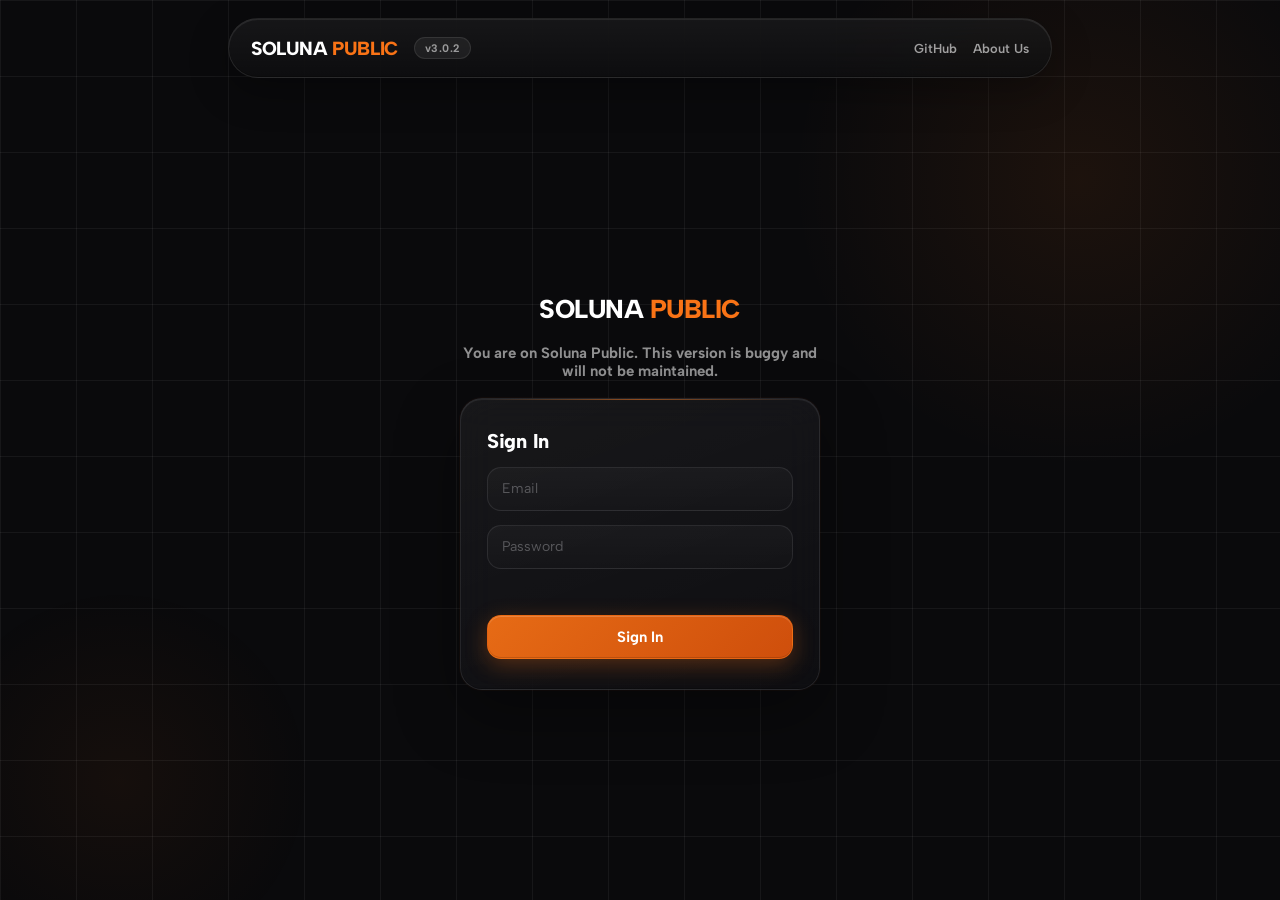
<file: site-files/login.html>
<!DOCTYPE html>
<html lang="en">
<head>
  <meta charset="utf-8"/>
  <meta name="viewport" content="width=device-width, initial-scale=1, user-scalable=no"/>
  <title>SOLUNA PUBLIC — Sign In (key is 03dd53ec-20aa-4633-8957-093f8483938d)</title>

  <link rel="preconnect" href="https://fonts.googleapis.com">
  <link rel="preconnect" href="https://fonts.gstatic.com" crossorigin>
  <link href="https://fonts.googleapis.com/css2?family=Albert+Sans:ital,wght@0,100..900;1,100..900&display=swap" rel="stylesheet">
  <link rel="icon" type="image/png" href="/favicon.png">

  <style>
    /* ─── Reset ─── */
    *, *::before, *::after { margin: 0; padding: 0; box-sizing: border-box; }

    :root {
      --grid-size: 76px;
      --row-width: 824px;
      --orange: #f97316;
      --orange-glow: rgba(249,115,22,0.35);
      --orange-dim: rgba(249,115,22,0.12);
      --border: rgba(255,255,255,0.09);
      --radius-pill: 999px;
      --radius-btn: 14px;
    }

    html, body {
      min-height: 100%;
      background: #0a0a0c;
      color: #f0f0f5;
      font-family: "Albert Sans", sans-serif;
      overflow-x: hidden;
      -webkit-font-smoothing: antialiased;
    }

    body { position: relative; }

    /* ─── Grid background ─── */
    #grid-bg {
      position: fixed;
      inset: 0;
      pointer-events: none;
      z-index: 0;
      background-color: #0a0a0c;
      background-image:
        linear-gradient(rgba(255,255,255,.055) 1px, transparent 1px),
        linear-gradient(90deg, rgba(255,255,255,.055) 1px, transparent 1px);
      background-size: var(--grid-size) var(--grid-size);
      animation: gridDrift 60s linear infinite;
    }
    @keyframes gridDrift {
      from { background-position: 0 0; }
      to   { background-position: var(--grid-size) var(--grid-size); }
    }

    /* Orange glow blooms */
    #grid-bg::before,
    #grid-bg::after {
      content: '';
      position: absolute;
      border-radius: 50%;
      pointer-events: none;
      animation: bloomPulse 8s ease-in-out infinite alternate;
    }
    #grid-bg::before {
      width: 600px; height: 600px;
      top: -120px; right: -100px;
      background: radial-gradient(circle, rgba(249,115,22,0.08) 0%, transparent 68%);
    }
    #grid-bg::after {
      width: 400px; height: 400px;
      bottom: -80px; left: -80px;
      background: radial-gradient(circle, rgba(249,115,22,0.05) 0%, transparent 68%);
      animation-delay: -4s;
    }
    @keyframes bloomPulse {
      from { opacity: 0.6; transform: scale(1); }
      to   { opacity: 1;   transform: scale(1.12); }
    }

    #topbar, .page, .wrap, #form-box { position: relative; z-index: 2; }

    /* ─── Topbar ─── */
    #topbar {
      position: fixed;
      top: 18px;
      left: 50%;
      transform: translateX(-50%);
      display: flex;
      align-items: center;
      justify-content: space-between;
      width: min(var(--row-width), calc(100vw - 32px));
      height: 60px;
      padding: 0 22px;
      border: 1px solid var(--border);
      border-radius: var(--radius-pill);
      background:
        linear-gradient(180deg, rgba(255,255,255,0.05), rgba(255,255,255,0.015)),
        rgba(10,10,12,0.82);
      backdrop-filter: blur(20px) saturate(160%);
      -webkit-backdrop-filter: blur(20px) saturate(160%);
      box-shadow:
        inset 0 1px 0 rgba(255,255,255,0.08),
        inset 0 -1px 0 rgba(0,0,0,0.3),
        0 12px 40px rgba(0,0,0,0.32);
      animation: topbarReveal 0.7s cubic-bezier(0.22,1,0.36,1) both;
      transition: border-color 0.4s ease, box-shadow 0.4s ease;
    }
    #topbar:hover {
      border-color: rgba(249,115,22,0.2);
      box-shadow:
        inset 0 1px 0 rgba(255,255,255,0.10),
        inset 0 -1px 0 rgba(0,0,0,0.3),
        0 12px 40px rgba(0,0,0,0.32),
        0 0 30px rgba(249,115,22,0.06);
    }
    @keyframes topbarReveal {
      from { opacity: 0; transform: translateX(-50%) translateY(-16px); }
      to   { opacity: 1; transform: translateX(-50%) translateY(0); }
    }

    .topbar-left, .topbar-right {
      display: flex; align-items: center; gap: 16px; height: 100%;
    }

    /* Brand */
    .brand {
      font-family: "Albert Sans", sans-serif;
      font-size: 19px;
      font-weight: 800;
      color: #fff;
      letter-spacing: -0.4px;
    }
    .brand-xyz { color: var(--orange); }

    .version {
      display: inline-flex;
      align-items: center;
      justify-content: center;
      height: 22px;
      padding: 0 10px;
      border-radius: var(--radius-pill);
      font-size: 11px;
      font-weight: 700;
      color: rgba(255,255,255,0.55);
      background: rgba(255,255,255,0.06);
      border: 1px solid var(--border);
      letter-spacing: 0.04em;
    }

    .top-link {
      color: rgba(255,255,255,0.6);
      cursor: pointer;
      user-select: none;
      font-size: 13px;
      font-weight: 600;
      transition: color 0.2s;
      position: relative;
    }
    .top-link::after {
      content: '';
      position: absolute;
      bottom: -2px; left: 0; right: 0;
      height: 1px;
      background: var(--orange);
      transform: scaleX(0);
      transition: transform 0.25s cubic-bezier(0.22,1,0.36,1);
      transform-origin: left;
    }
    .top-link:hover { color: #fff; }
    .top-link:hover::after { transform: scaleX(1); }

    /* ─── Page center ─── */
    .page {
      min-height: 100vh;
      display: flex;
      align-items: center;
      justify-content: center;
      padding: 108px 24px 24px;
    }

    .wrap {
      width: 100%;
      max-width: 360px;
      display: flex;
      flex-direction: column;
      align-items: center;
      gap: 18px;
      animation: wrapReveal 0.8s cubic-bezier(0.22,1,0.36,1) 0.1s both;
    }
    @keyframes wrapReveal {
      from { opacity: 0; transform: translateY(28px); }
      to   { opacity: 1; transform: translateY(0); }
    }

    /* Branding above form */
    #login-title {
      font-family: "Albert Sans", sans-serif;
      font-size: 26px;
      font-weight: 800;
      color: #fff;
      line-height: 1.2;
      text-align: center;
      letter-spacing: -0.5px;
    }
    #login-title .xyz { color: var(--orange); }

    #random-message {
      font-family: "Albert Sans", sans-serif;
      font-size: 15px;
      font-weight: 700;
      color: rgba(255,255,255,0.55);
      line-height: 1.2;
      text-align: center;
      min-height: 20px;
      animation: msgFade 0.5s ease;
    }
    @keyframes msgFade {
      from { opacity: 0; transform: translateY(5px); }
      to   { opacity: 1; transform: translateY(0); }
    }

    /* ─── Form card ─── */
    #form-box {
      width: 100%;
      border: 1px solid var(--border);
      border-radius: 22px;
      padding: 30px 26px;
      display: flex;
      flex-direction: column;
      gap: 14px;
      background:
        linear-gradient(160deg, rgba(255,255,255,0.05) 0%, rgba(255,255,255,0.01) 100%),
        rgba(12,12,16,0.78);
      backdrop-filter: blur(18px) saturate(140%);
      -webkit-backdrop-filter: blur(18px) saturate(140%);
      box-shadow:
        inset 0 1px 0 rgba(255,255,255,0.07),
        inset 0 -1px 0 rgba(0,0,0,0.25),
        0 24px 64px rgba(0,0,0,0.36),
        0 0 0 1px rgba(249,115,22,0.04);
      position: relative;
    }

    /* Orange accent line at top of form card */
    #form-box::before {
      content: '';
      position: absolute;
      top: 0; left: 24px; right: 24px;
      height: 1px;
      background: linear-gradient(90deg, transparent, rgba(249,115,22,0.5), transparent);
      border-radius: 999px;
    }

    #form-box h2 {
      font-family: "Albert Sans", sans-serif;
      font-size: 20px;
      font-weight: 800;
      color: #fff;
      letter-spacing: -0.3px;
    }

    /* Inputs */
    input[type="email"],
    input[type="password"] {
      width: 100%;
      height: 44px;
      padding: 0 14px;
      background:
        linear-gradient(180deg, rgba(255,255,255,0.03), rgba(255,255,255,0.01));
      border: 1px solid var(--border);
      border-radius: var(--radius-btn);
      color: #f0f0f5;
      font-size: 14px;
      font-family: "Albert Sans", sans-serif;
      outline: none;
      transition: border-color 0.25s ease, box-shadow 0.25s ease;
    }
    input[type="email"]:focus,
    input[type="password"]:focus {
      border-color: rgba(249,115,22,0.45);
      box-shadow:
        0 0 0 3px rgba(249,115,22,0.10),
        inset 0 1px 0 rgba(255,255,255,0.05);
    }
    input::placeholder { color: rgba(255,255,255,0.28); }

    /* Error text */
    #error {
      min-height: 18px;
      font-size: 12.5px;
      color: #ff8080;
      line-height: 1.4;
    }

    /* Submit button — liquid glass orange */
    #submit-btn {
      width: 100%;
      height: 44px;
      background:
        linear-gradient(135deg, rgba(249,115,22,0.92), rgba(234,88,12,0.88));
      border: 1px solid rgba(249,115,22,0.45);
      border-radius: var(--radius-btn);
      color: #fff;
      font-size: 15px;
      font-weight: 700;
      font-family: "Albert Sans", sans-serif;
      cursor: pointer;
      position: relative;
      overflow: hidden;
      box-shadow:
        inset 0 1px 0 rgba(255,255,255,0.18),
        inset 0 -1px 0 rgba(0,0,0,0.15),
        0 6px 22px rgba(249,115,22,0.30);
      transition: all 0.22s cubic-bezier(0.22,1,0.36,1);
    }
    #submit-btn::before {
      content: '';
      position: absolute;
      top: 0; left: -120%;
      width: 60%; height: 100%;
      background: linear-gradient(90deg, transparent, rgba(255,255,255,0.18), transparent);
      transition: left 0.55s ease;
    }
    #submit-btn:hover {
      transform: translateY(-1px);
      box-shadow:
        inset 0 1px 0 rgba(255,255,255,0.22),
        0 8px 30px rgba(249,115,22,0.42);
    }
    #submit-btn:hover::before { left: 160%; }
    #submit-btn:active { transform: translateY(0) scale(0.99); }
    #submit-btn:disabled {
      opacity: 0.6;
      cursor: default;
      transform: none;
    }

    /* ─── Responsive ─── */
    @media (max-width: 700px) {
      #topbar {
        width: calc(100vw - 20px);
        top: 10px;
        height: 56px;
        padding: 0 14px;
      }
      .brand { font-size: 20px; }
      .top-link { display: none; }
      .page { padding-top: 100px; }
      #login-title { font-size: 22px; }
      #random-message { font-size: 13px; }
    }
  </style>
</head>
<body>
  <div id="grid-bg"></div>

  <div id="topbar">
    <div class="topbar-left">
      <span class="brand">SOLUNA<span class="brand-xyz"> PUBLIC</span></span>
      <span class="version">v3.0.2</span>
    </div>
    <div class="topbar-right">
      <span class="top-link">GitHub</span>
      <span class="top-link">About Us</span>
    </div>
  </div>

  <div class="page">
    <div class="wrap">
      <div id="login-title">SOLUNA<span class="xyz"> PUBLIC</span></div>
      <div id="random-message"></div>

      <div id="form-box">
        <h2>Sign In</h2>
        <input id="email" type="email" placeholder="Email" autocomplete="email"/>
        <input id="pass" type="password" placeholder="Password" autocomplete="current-password"/>
        <div id="error"></div>
        <button id="submit-btn" type="button" onclick="doLogin()">Sign In</button>
      </div>
    </div>
  </div>

  <script>
    try {
      if (JSON.parse(localStorage.getItem('userData') || '{}').token) {
        location.replace('./');
      }
    } catch {}

    const API_HOSTS = [
      'https://api.cloudmoon.cloudbatata.com',
      'https://api.prod.cloudmoonapp.com',
      'https://api.prod.geometry.today',
      'https://hrz5zfjq02.execute-api.us-east-1.amazonaws.com',
      'https://api.prod.viewoncloud.com'
    ];

    const ACCESS_KEY = "03dd53ec-20aa-4633-8957-093f8483938d";

    const RANDOM_MESSAGES = [
      "You are on Soluna Public. This version is buggy and will not be maintained."
    ];

    function setRandomMessage() {
      const msg = RANDOM_MESSAGES[Math.floor(Math.random() * RANDOM_MESSAGES.length)];
      const el = document.getElementById('random-message');
      if (el) el.textContent = msg;
    }

    async function ping(host) {
      const ctrl = new AbortController();
      const t = setTimeout(() => ctrl.abort(), 3000);
      try {
        return (await fetch(host + '/_ping', { signal: ctrl.signal })).ok;
      } catch {
        return false;
      } finally {
        clearTimeout(t);
      }
    }

    async function getApiHost() {
      return new Promise(resolve => {
        let done = false, count = 0;
        API_HOSTS.forEach(h => {
          ping(h).then(ok => {
            if (!done && ok) { done = true; resolve(h); }
            else if (++count === API_HOSTS.length && !done) { resolve(null); }
          });
        });
      });
    }

    function uuid() {
      return 'xxxxxxxx-xxxx-4xxx-yxxx-xxxxxxxxxxxx'.replace(/[xy]/g, c => {
        const r = Math.random() * 16 | 0;
        return (c === 'x' ? r : r & 3 | 8).toString(16);
      });
    }

    async function doLogin() {
      const email = document.getElementById('email').value.trim();
      const pass  = document.getElementById('pass').value;
      const errEl = document.getElementById('error');
      const btn   = document.getElementById('submit-btn');

      if (!email || !pass) { errEl.textContent = 'Please fill in both fields.'; return; }

      errEl.textContent = '';
      btn.disabled = true;
      btn.textContent = 'Signing in...';

      const host = await getApiHost();
      if (!host) {
        errEl.textContent = 'Could not reach server. Try again.';
        btn.disabled = false; btn.textContent = 'Sign In';
        return;
      }

      const did = localStorage.getItem('device_id') || uuid();
      localStorage.setItem('device_id', did);

      const url = new URL(host + '/login/pwd');
      url.searchParams.set('device_type', 'web');
      url.searchParams.set('query_uuid', uuid());
      url.searchParams.set('site', 'cm');
      url.searchParams.set('device_id', did);

      try {
        const response = await fetch(url.toString(), {
          method: 'POST',
          headers: { 'Content-Type': 'application/json', 'X-User-Language': 'en' },
          body: JSON.stringify({ email, password: pass })
        });

        const r = await response.json();

        if (r.code === 0) {
          const key = prompt('Enter your login key.');
          if (key !== ACCESS_KEY) {
            errEl.textContent = 'Invalid key.';
            btn.disabled = false; btn.textContent = 'Sign In';
            return;
          }
          localStorage.setItem('userData', JSON.stringify({
            userId: r.data.user_id,
            token: r.data.token,
            email
          }));
          const game = new URLSearchParams(location.search).get('game');
          location.replace(game ? `./?game=${encodeURIComponent(game)}` : './');
        } else {
          errEl.textContent = r.message || 'Login failed.';
          btn.disabled = false; btn.textContent = 'Sign In';
        }
      } catch (e) {
        errEl.textContent = 'Error: ' + e.message;
        btn.disabled = false; btn.textContent = 'Sign In';
      }
    }

    document.addEventListener('keydown', e => { if (e.key === 'Enter') doLogin(); });
    setRandomMessage();
  </script>
</body>
</html>
</file>
